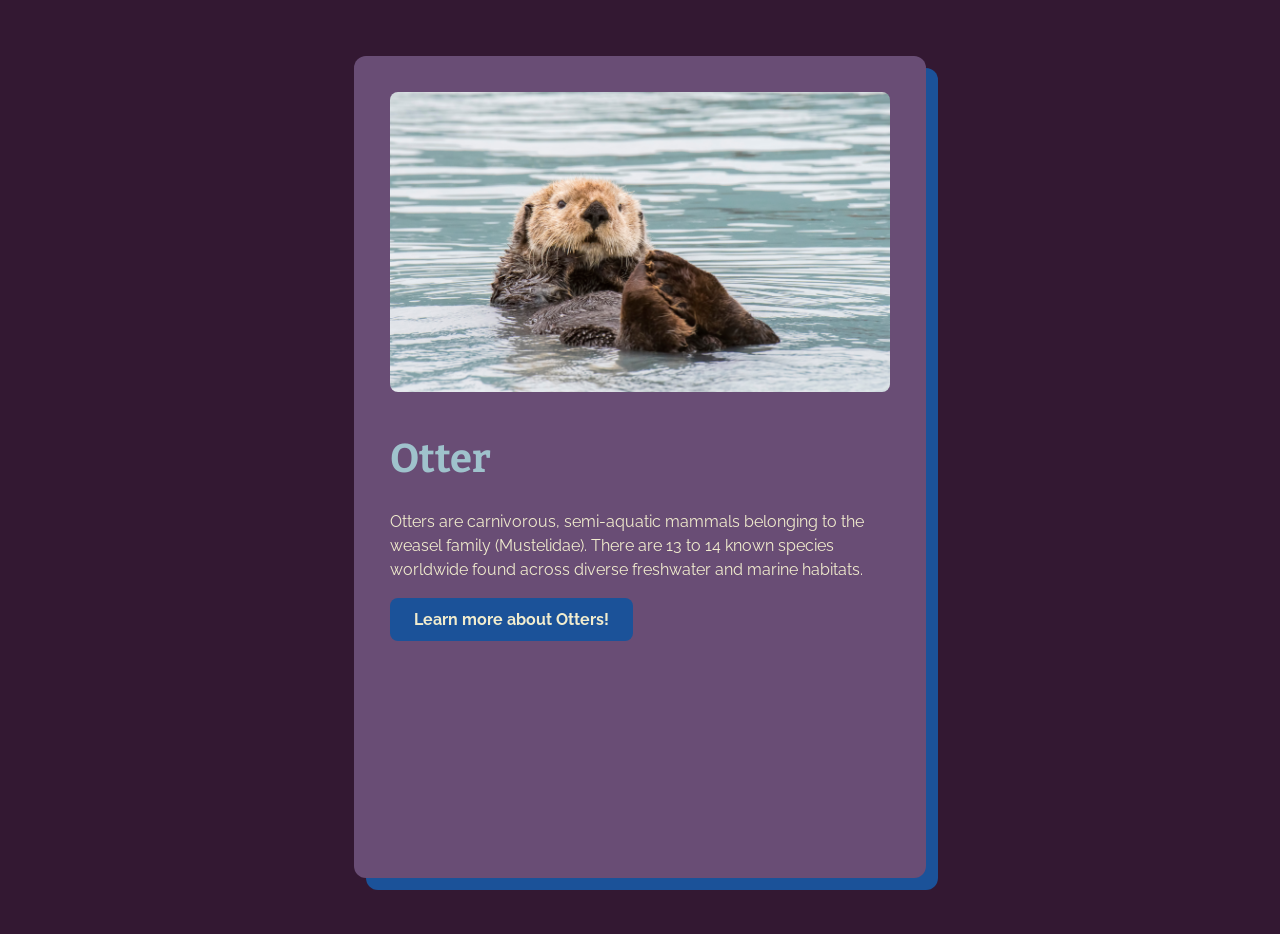
<file: week3/card/index.html>
<!DOCTYPE html>
<html lang="en">
<head>
    <meta charset="UTF-8">
    <meta name="viewport" content="width=device-width, initial-scale=1.0">
    <title>Otter Card</title>

    <link rel="preconnect" href="https://fonts.googleapis.com">
    <link rel="preconnect" href="https://fonts.gstatic.com" crossorigin>
    <link href="https://fonts.googleapis.com/css2?family=Bitter:ital,wght@0,100..900;1,100..900&family=Raleway:ital,wght@0,100..900;1,100..900&display=swap" rel="stylesheet">

    <link rel="stylesheet" href="./styles.css">
</head>
<body>
    <div class = "card">
        <img src="./assets/otter.jpeg" alt="An otter floating on its back in water">
        <h1>Otter</h1>
        <p>Otters are carnivorous, semi-aquatic mammals belonging to the weasel family (Mustelidae). There are 13 to 14 known species worldwide found across diverse freshwater and marine habitats.</p> <!--Source: Wikipedia-->
        <a class="button" href="https://en.wikipedia.org/wiki/Otter" target="_blank">Learn more about Otters!</a>
    </div>
    
</body>
</html>
</file>
<file: week3/card/styles.css>
:root {
    --bg: #331832;
    --card: #694D75;
    --text: #F1ECCE;
    --accent: #9FC2CC;
    --accent2: #1B5299;
}


body {
    background-color: var(--bg);
    font-family: "Raleway", sans-serif;
    padding: 48px;
}


.card {
    width: 500px;
    height: 750px;
    background-color: var(--card);
    padding: 36px;
    border-radius: 12px;
    color: var(--text);
    margin: 0 auto;

    box-shadow: 12px 12px 0px var(--accent2);
}


.card img {
    width: 100%;
    height: 300px;
    object-fit: cover;
    margin-bottom: 12px;
    border-radius: 8px;
}

.card h1 {
    font-family: "Bitter", serif;
    color: var(--accent);
    font-size: 40px;
}

.card p {
    font-size: 16px;
    line-height: 24px;
}

.button {
    display: inline-block;
    background-color: var(--accent2);
    color: var(--text);
    padding: 12px 24px;
    border-radius: 8px;
    text-decoration: none;
    font-weight: 700;
    transition: background-color 300ms;
}

.button:hover {
    background-color: var(--accent);
    color: var(--bg);
}
</file>
